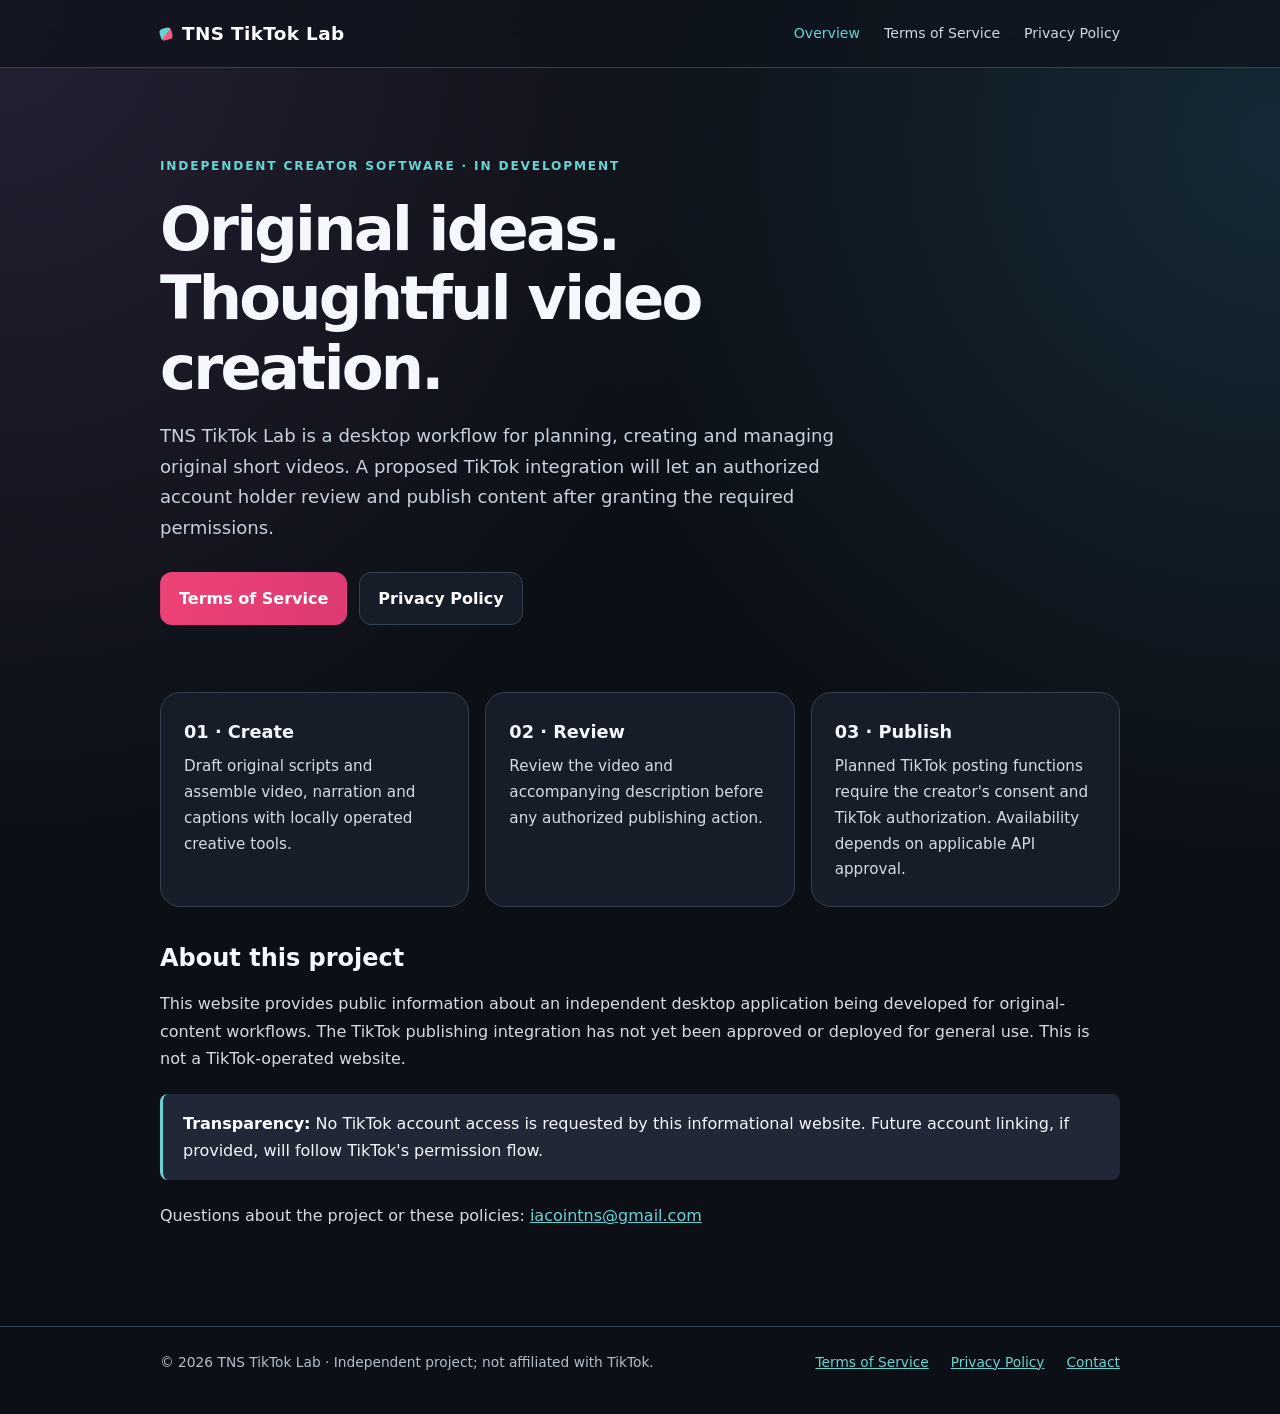
<file: index.html>
<!doctype html>
<html lang="en"><head><meta charset="UTF-8"><meta name="viewport" content="width=device-width,initial-scale=1"><meta name="description" content="TNS TikTok Lab — a locally operated desktop workflow for original video creation and authorized TikTok publishing."><title>TNS TikTok Lab — Original video workflow</title><link rel="stylesheet" href="style.css"></head>
<body><header><div class="wrap top"><a class="brand" href="./"><span class="dot"></span>TNS TikTok Lab</a><nav class="nav" aria-label="Main navigation"><a href="./" aria-current="page">Overview</a><a href="terms.html">Terms of Service</a><a href="privacy.html">Privacy Policy</a></nav></div></header>
<main class="wrap"><section class="hero"><div class="eyebrow">Independent creator software · In development</div><h1>Original ideas.<br>Thoughtful video creation.</h1><p class="lead">TNS TikTok Lab is a desktop workflow for planning, creating and managing original short videos. A proposed TikTok integration will let an authorized account holder review and publish content after granting the required permissions.</p><div class="btns"><a class="btn primary" href="terms.html">Terms of Service</a><a class="btn" href="privacy.html">Privacy Policy</a></div></section>
<section class="grid" aria-label="How it works"><article class="card"><h2>01 · Create</h2><p>Draft original scripts and assemble video, narration and captions with locally operated creative tools.</p></article><article class="card"><h2>02 · Review</h2><p>Review the video and accompanying description before any authorized publishing action.</p></article><article class="card"><h2>03 · Publish</h2><p>Planned TikTok posting functions require the creator's consent and TikTok authorization. Availability depends on applicable API approval.</p></article></section>
<section class="section"><h2>About this project</h2><p>This website provides public information about an independent desktop application being developed for original-content workflows. The TikTok publishing integration has not yet been approved or deployed for general use. This is not a TikTok-operated website.</p><div class="note"><strong>Transparency:</strong> No TikTok account access is requested by this informational website. Future account linking, if provided, will follow TikTok's permission flow.</div><p>Questions about the project or these policies: <a href="mailto:iacointns@gmail.com">iacointns@gmail.com</a></p></section></main>
<footer><div class="wrap footerbar"><span>© 2026 TNS TikTok Lab · Independent project; not affiliated with TikTok.</span><span><a href="terms.html">Terms of Service</a><a href="privacy.html">Privacy Policy</a><a href="mailto:iacointns@gmail.com">Contact</a></span></div></footer></body></html>
</file>
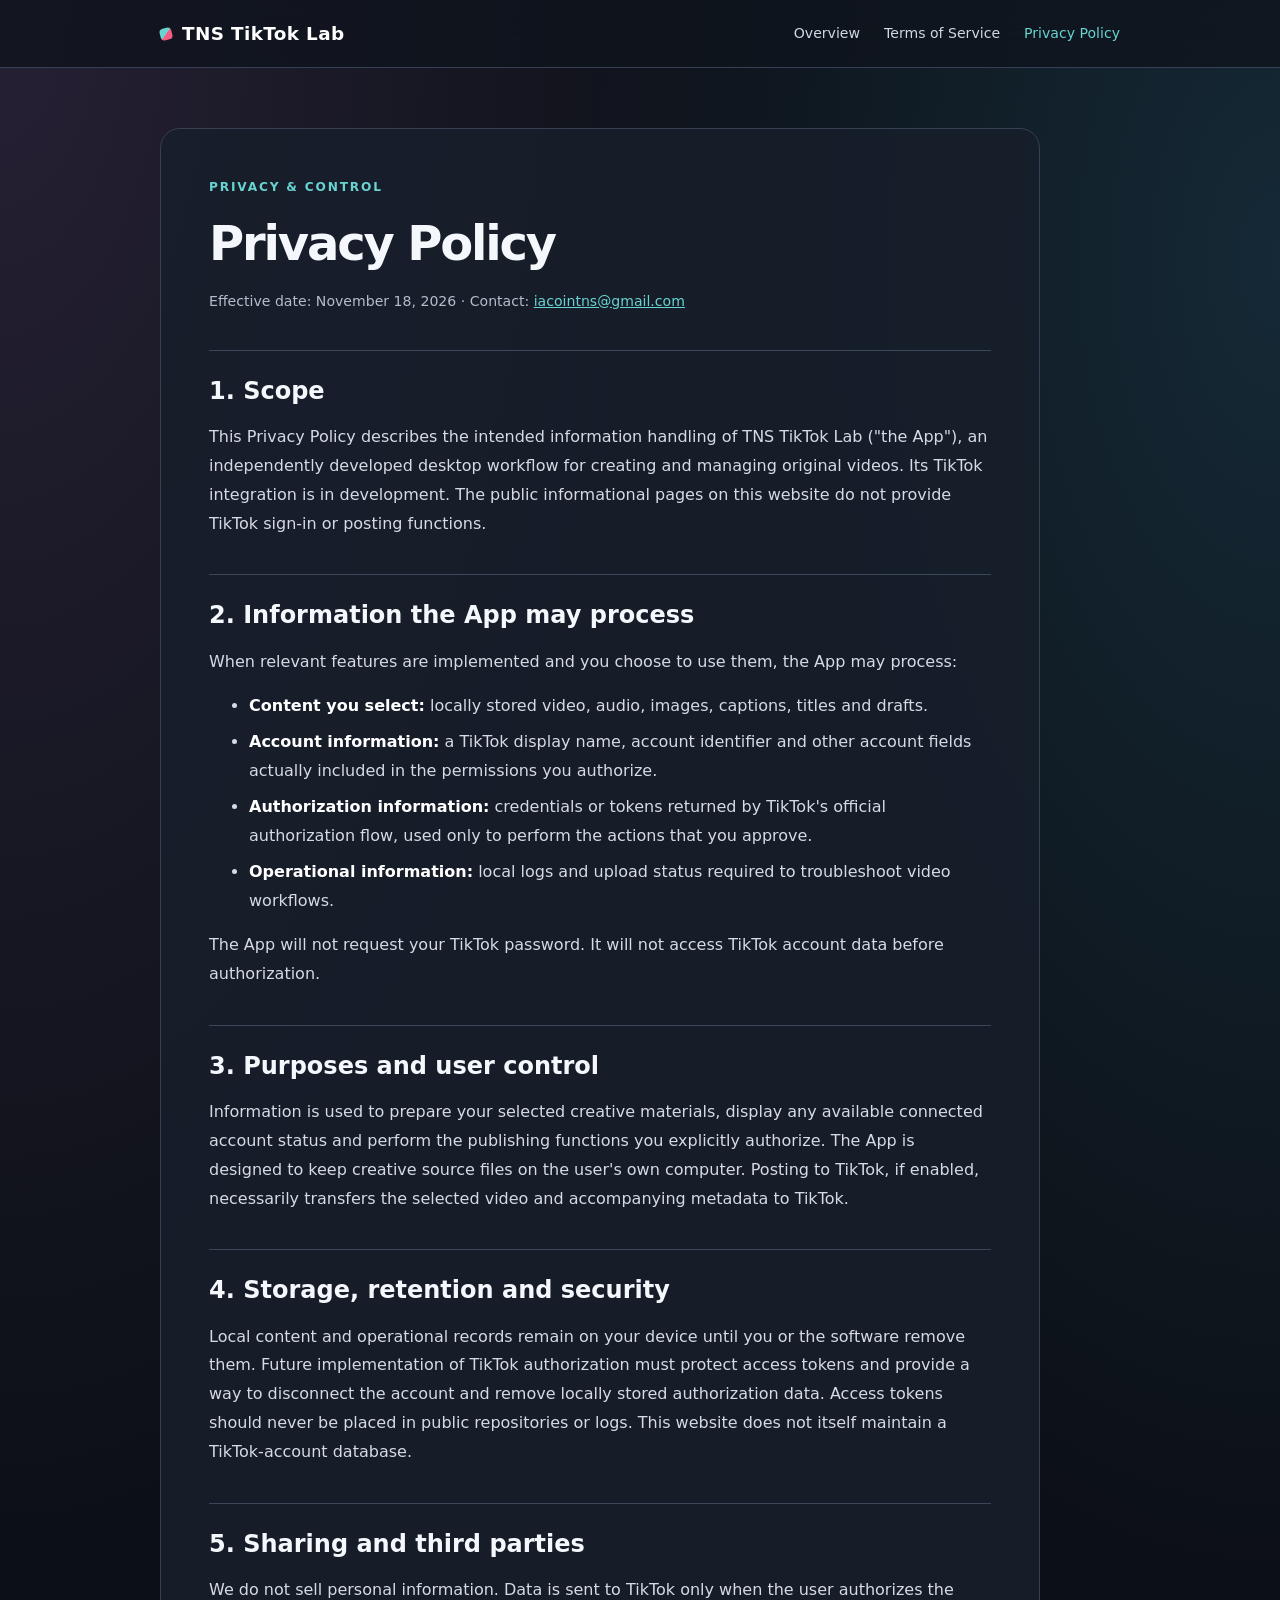
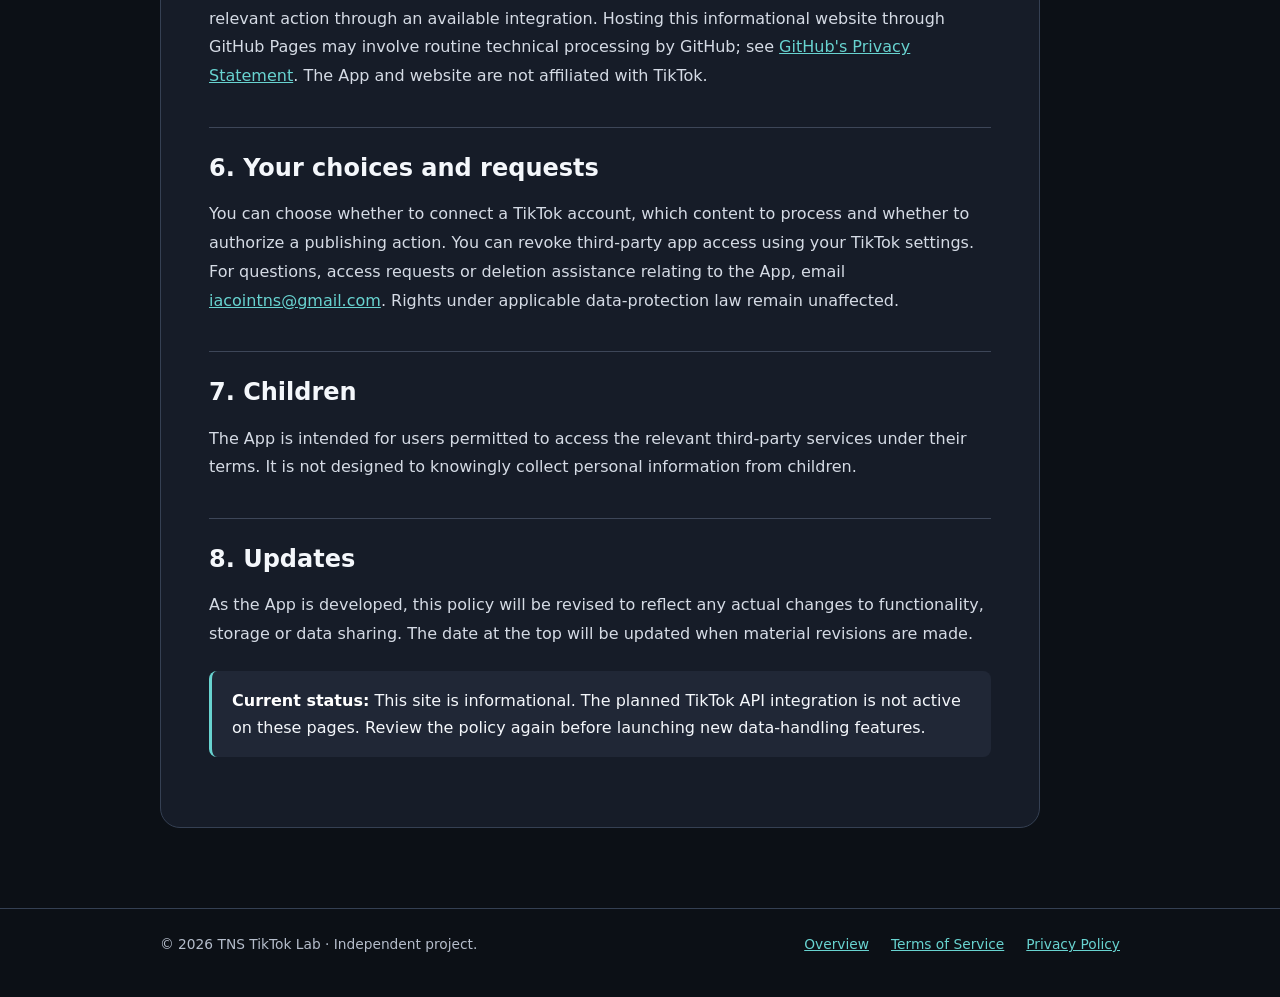
<file: privacy.html>
<!doctype html>
<html lang="en"><head><meta charset="UTF-8"><meta name="viewport" content="width=device-width,initial-scale=1"><meta name="description" content="Privacy Policy for TNS TikTok Lab"><title>Privacy Policy · TNS TikTok Lab</title><link rel="stylesheet" href="style.css"></head>
<body><header><div class="wrap top"><a class="brand" href="./"><span class="dot"></span>TNS TikTok Lab</a><nav class="nav" aria-label="Main navigation"><a href="./">Overview</a><a href="terms.html">Terms of Service</a><a href="privacy.html" aria-current="page">Privacy Policy</a></nav></div></header>
<main class="wrap"><article class="doc"><div class="eyebrow">Privacy & control</div><h1>Privacy Policy</h1><p class="small">Effective date: November 18, 2026 · Contact: <a href="mailto:iacointns@gmail.com">iacointns@gmail.com</a></p>
<h2>1. Scope</h2><p>This Privacy Policy describes the intended information handling of TNS TikTok Lab ("the App"), an independently developed desktop workflow for creating and managing original videos. Its TikTok integration is in development. The public informational pages on this website do not provide TikTok sign-in or posting functions.</p>
<h2>2. Information the App may process</h2><p>When relevant features are implemented and you choose to use them, the App may process:</p><ul><li><strong>Content you select:</strong> locally stored video, audio, images, captions, titles and drafts.</li><li><strong>Account information:</strong> a TikTok display name, account identifier and other account fields actually included in the permissions you authorize.</li><li><strong>Authorization information:</strong> credentials or tokens returned by TikTok's official authorization flow, used only to perform the actions that you approve.</li><li><strong>Operational information:</strong> local logs and upload status required to troubleshoot video workflows.</li></ul><p>The App will not request your TikTok password. It will not access TikTok account data before authorization.</p>
<h2>3. Purposes and user control</h2><p>Information is used to prepare your selected creative materials, display any available connected account status and perform the publishing functions you explicitly authorize. The App is designed to keep creative source files on the user's own computer. Posting to TikTok, if enabled, necessarily transfers the selected video and accompanying metadata to TikTok.</p>
<h2>4. Storage, retention and security</h2><p>Local content and operational records remain on your device until you or the software remove them. Future implementation of TikTok authorization must protect access tokens and provide a way to disconnect the account and remove locally stored authorization data. Access tokens should never be placed in public repositories or logs. This website does not itself maintain a TikTok-account database.</p>
<h2>5. Sharing and third parties</h2><p>We do not sell personal information. Data is sent to TikTok only when the user authorizes the relevant action through an available integration. Hosting this informational website through GitHub Pages may involve routine technical processing by GitHub; see <a href="https://docs.github.com/en/site-policy/privacy-policies/github-general-privacy-statement">GitHub's Privacy Statement</a>. The App and website are not affiliated with TikTok.</p>
<h2>6. Your choices and requests</h2><p>You can choose whether to connect a TikTok account, which content to process and whether to authorize a publishing action. You can revoke third-party app access using your TikTok settings. For questions, access requests or deletion assistance relating to the App, email <a href="mailto:iacointns@gmail.com">iacointns@gmail.com</a>. Rights under applicable data-protection law remain unaffected.</p>
<h2>7. Children</h2><p>The App is intended for users permitted to access the relevant third-party services under their terms. It is not designed to knowingly collect personal information from children.</p>
<h2>8. Updates</h2><p>As the App is developed, this policy will be revised to reflect any actual changes to functionality, storage or data sharing. The date at the top will be updated when material revisions are made.</p>
<div class="note"><strong>Current status:</strong> This site is informational. The planned TikTok API integration is not active on these pages. Review the policy again before launching new data-handling features.</div></article></main>
<footer><div class="wrap footerbar"><span>© 2026 TNS TikTok Lab · Independent project.</span><span><a href="./">Overview</a><a href="terms.html">Terms of Service</a><a href="privacy.html">Privacy Policy</a></span></div></footer></body></html>
</file>
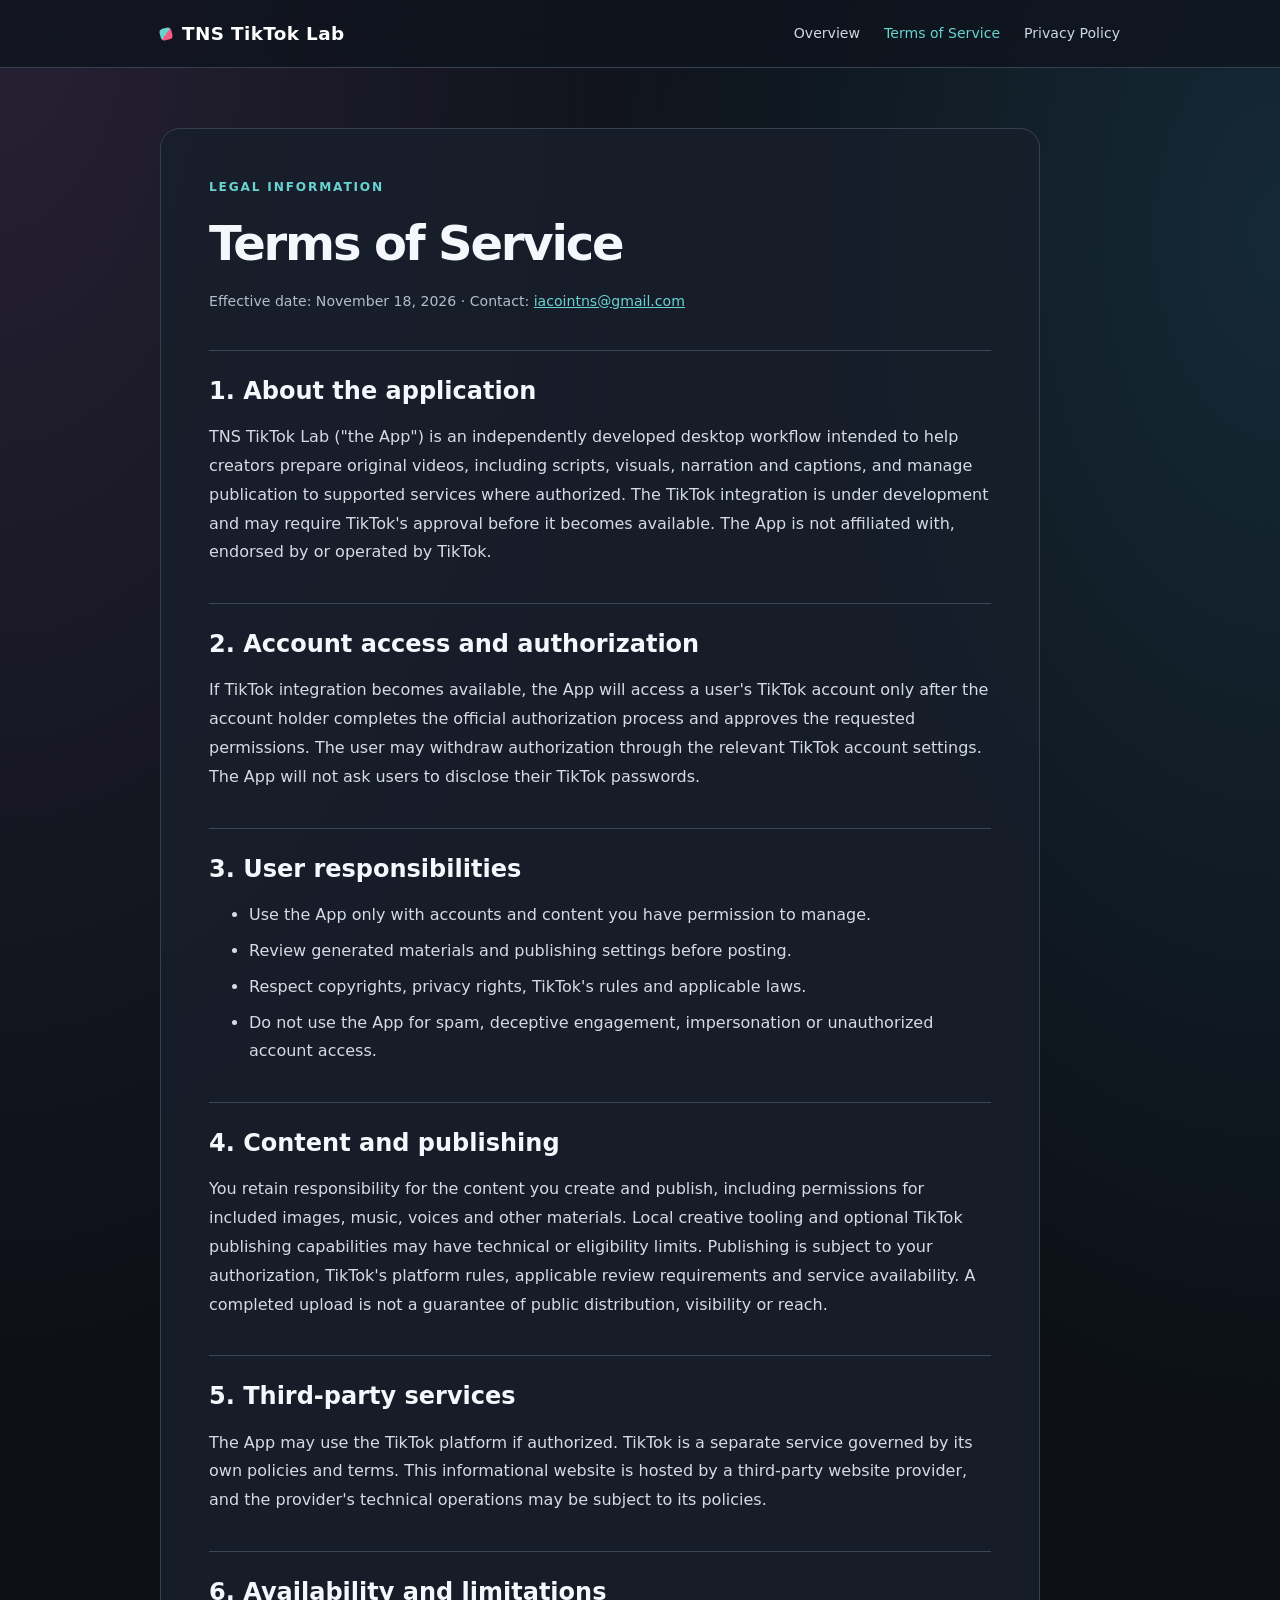
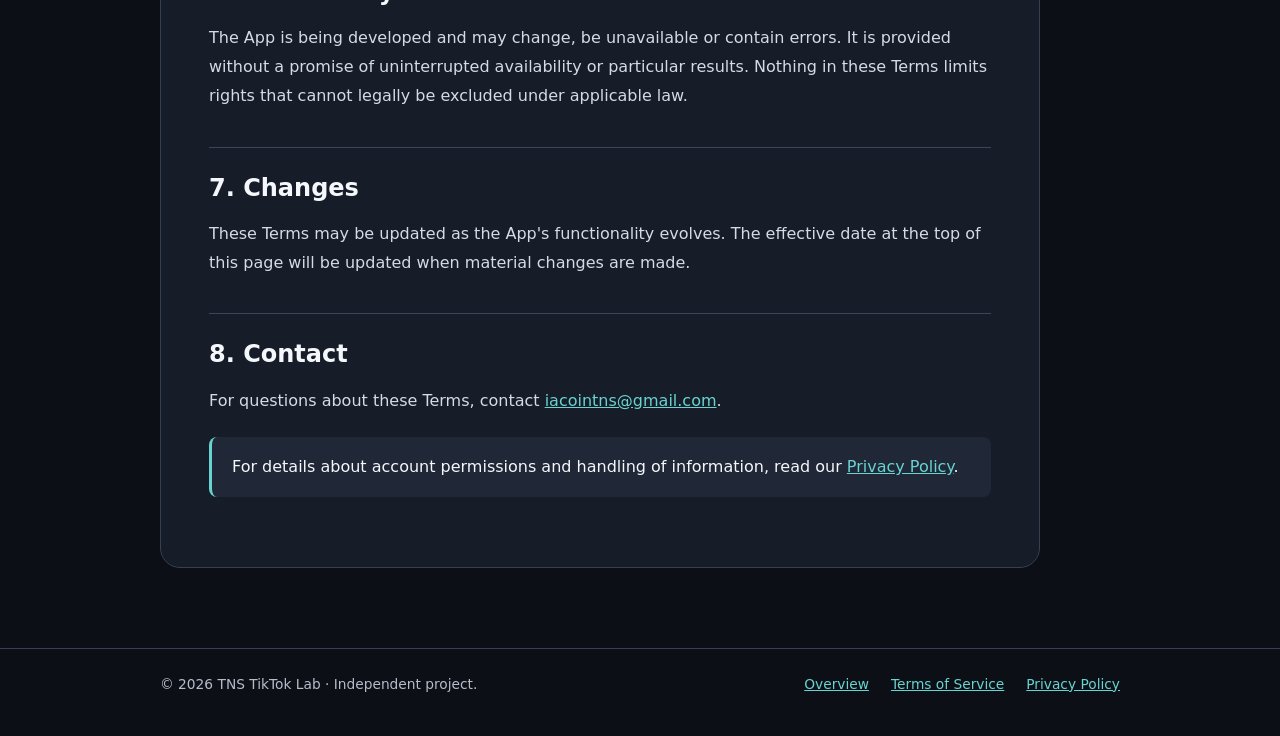
<file: terms.html>
<!doctype html>
<html lang="en"><head><meta charset="UTF-8"><meta name="viewport" content="width=device-width,initial-scale=1"><meta name="description" content="Terms of Service for TNS TikTok Lab"><title>Terms of Service · TNS TikTok Lab</title><link rel="stylesheet" href="style.css"></head>
<body><header><div class="wrap top"><a class="brand" href="./"><span class="dot"></span>TNS TikTok Lab</a><nav class="nav" aria-label="Main navigation"><a href="./">Overview</a><a href="terms.html" aria-current="page">Terms of Service</a><a href="privacy.html">Privacy Policy</a></nav></div></header>
<main class="wrap"><article class="doc"><div class="eyebrow">Legal information</div><h1>Terms of Service</h1><p class="small">Effective date: November 18, 2026 · Contact: <a href="mailto:iacointns@gmail.com">iacointns@gmail.com</a></p>
<h2>1. About the application</h2><p>TNS TikTok Lab ("the App") is an independently developed desktop workflow intended to help creators prepare original videos, including scripts, visuals, narration and captions, and manage publication to supported services where authorized. The TikTok integration is under development and may require TikTok's approval before it becomes available. The App is not affiliated with, endorsed by or operated by TikTok.</p>
<h2>2. Account access and authorization</h2><p>If TikTok integration becomes available, the App will access a user's TikTok account only after the account holder completes the official authorization process and approves the requested permissions. The user may withdraw authorization through the relevant TikTok account settings. The App will not ask users to disclose their TikTok passwords.</p>
<h2>3. User responsibilities</h2><ul><li>Use the App only with accounts and content you have permission to manage.</li><li>Review generated materials and publishing settings before posting.</li><li>Respect copyrights, privacy rights, TikTok's rules and applicable laws.</li><li>Do not use the App for spam, deceptive engagement, impersonation or unauthorized account access.</li></ul>
<h2>4. Content and publishing</h2><p>You retain responsibility for the content you create and publish, including permissions for included images, music, voices and other materials. Local creative tooling and optional TikTok publishing capabilities may have technical or eligibility limits. Publishing is subject to your authorization, TikTok's platform rules, applicable review requirements and service availability. A completed upload is not a guarantee of public distribution, visibility or reach.</p>
<h2>5. Third-party services</h2><p>The App may use the TikTok platform if authorized. TikTok is a separate service governed by its own policies and terms. This informational website is hosted by a third-party website provider, and the provider's technical operations may be subject to its policies.</p>
<h2>6. Availability and limitations</h2><p>The App is being developed and may change, be unavailable or contain errors. It is provided without a promise of uninterrupted availability or particular results. Nothing in these Terms limits rights that cannot legally be excluded under applicable law.</p>
<h2>7. Changes</h2><p>These Terms may be updated as the App's functionality evolves. The effective date at the top of this page will be updated when material changes are made.</p>
<h2>8. Contact</h2><p>For questions about these Terms, contact <a href="mailto:iacointns@gmail.com">iacointns@gmail.com</a>.</p>
<div class="note">For details about account permissions and handling of information, read our <a href="privacy.html">Privacy Policy</a>.</div></article></main>
<footer><div class="wrap footerbar"><span>© 2026 TNS TikTok Lab · Independent project.</span><span><a href="./">Overview</a><a href="terms.html">Terms of Service</a><a href="privacy.html">Privacy Policy</a></span></div></footer></body></html>
</file>
<file: style.css>
:root{color-scheme:dark;--bg:#0c1016;--panel:#171d28;--panel2:#202736;--text:#f4f7fb;--muted:#b5bdcb;--edge:#354053;--accent:#f65c84;--cyan:#68d3d0;--width:960px}*{box-sizing:border-box}html{scroll-behavior:smooth}body{margin:0;background:radial-gradient(ellipse at 0 0,#262034 0,transparent 42%),radial-gradient(ellipse at 100% 10%,#152936 0,transparent 40%),var(--bg);font:16px/1.7 system-ui,-apple-system,"Segoe UI",Roboto,Arial,sans-serif;color:var(--text)}a{color:var(--cyan)}a:hover{color:#b7fcf4}.wrap{width:min(var(--width),calc(100% - 42px));margin:auto}header{background:#10151dce;border-bottom:1px solid var(--edge);position:sticky;top:0;z-index:1;backdrop-filter:blur(18px)}.top{display:flex;align-items:center;justify-content:space-between;gap:20px;padding:18px 0}.brand{font-weight:800;font-size:1.15rem;letter-spacing:.02em;text-decoration:none;color:white}.brand .dot{display:inline-block;width:12px;height:12px;border-radius:4px;transform:rotate(-15deg);background:linear-gradient(140deg,var(--cyan) 0 50%,var(--accent) 51%);margin-right:10px}.nav{display:flex;gap:24px;flex-wrap:wrap}.nav a{color:#d1d8e3;text-decoration:none;font-size:.88rem}.nav a:hover,.nav a[aria-current="page"]{color:var(--cyan)}main{padding:60px 0 80px}h1{line-height:1.14;font-size:clamp(2.2rem,5vw,3.8rem);letter-spacing:-.045em;margin:18px 0 18px}h2{font-size:1.5rem;line-height:1.3;margin:36px 0 12px}h3{font-size:1.08rem;margin:22px 0 10px}p,li{color:#d5dbe5}li{margin:.45em 0}.eyebrow{text-transform:uppercase;letter-spacing:.15em;font-weight:700;color:var(--cyan);font-size:.76rem}.hero{padding:28px 0 42px;max-width:760px}.lead{font-size:1.13rem;color:#c8d1e0;max-width:700px}.btns{display:flex;flex-wrap:wrap;gap:12px;margin-top:28px}.btn{display:inline-flex;padding:12px 18px;border:1px solid var(--edge);border-radius:12px;text-decoration:none;color:white;font-weight:650;background:var(--panel)}.btn.primary{background:linear-gradient(105deg,#ee4376,#dc3a73);border-color:transparent}.btn:hover{filter:brightness(1.13)}.grid{display:grid;grid-template-columns:repeat(3,minmax(0,1fr));gap:16px;margin:25px 0}.card,.doc{background:#171e2bde;border:1px solid var(--edge);border-radius:20px;padding:23px}.card h2{font-size:1.11rem;margin:5px 0 10px}.card p{font-size:.95rem;margin:0}.section{margin-top:34px}.doc{padding:clamp(22px,4vw,48px);max-width:880px}.doc h1{font-size:clamp(2rem,4vw,3rem)}.doc h2{border-top:1px solid #3d4658;padding-top:25px}.doc p,.doc li{line-height:1.8}.note{background:var(--panel2);border-left:3px solid var(--cyan);padding:16px 20px;border-radius:8px;margin:22px 0}.small{color:var(--muted);font-size:.88rem}.muted{color:var(--muted)}footer{border-top:1px solid var(--edge);padding:24px 0 40px;color:var(--muted);font-size:.86rem}.footerbar{display:flex;flex-wrap:wrap;justify-content:space-between;gap:14px}.footerbar a{margin-right:22px}.footerbar a:last-child{margin-right:0}code{color:#c1f7ed}strong{color:white}@media(max-width:670px){.top{align-items:flex-start;flex-direction:column}.grid{grid-template-columns:1fr}main{padding-top:40px}.doc{border-radius:15px}.nav{gap:16px}}
</file>
